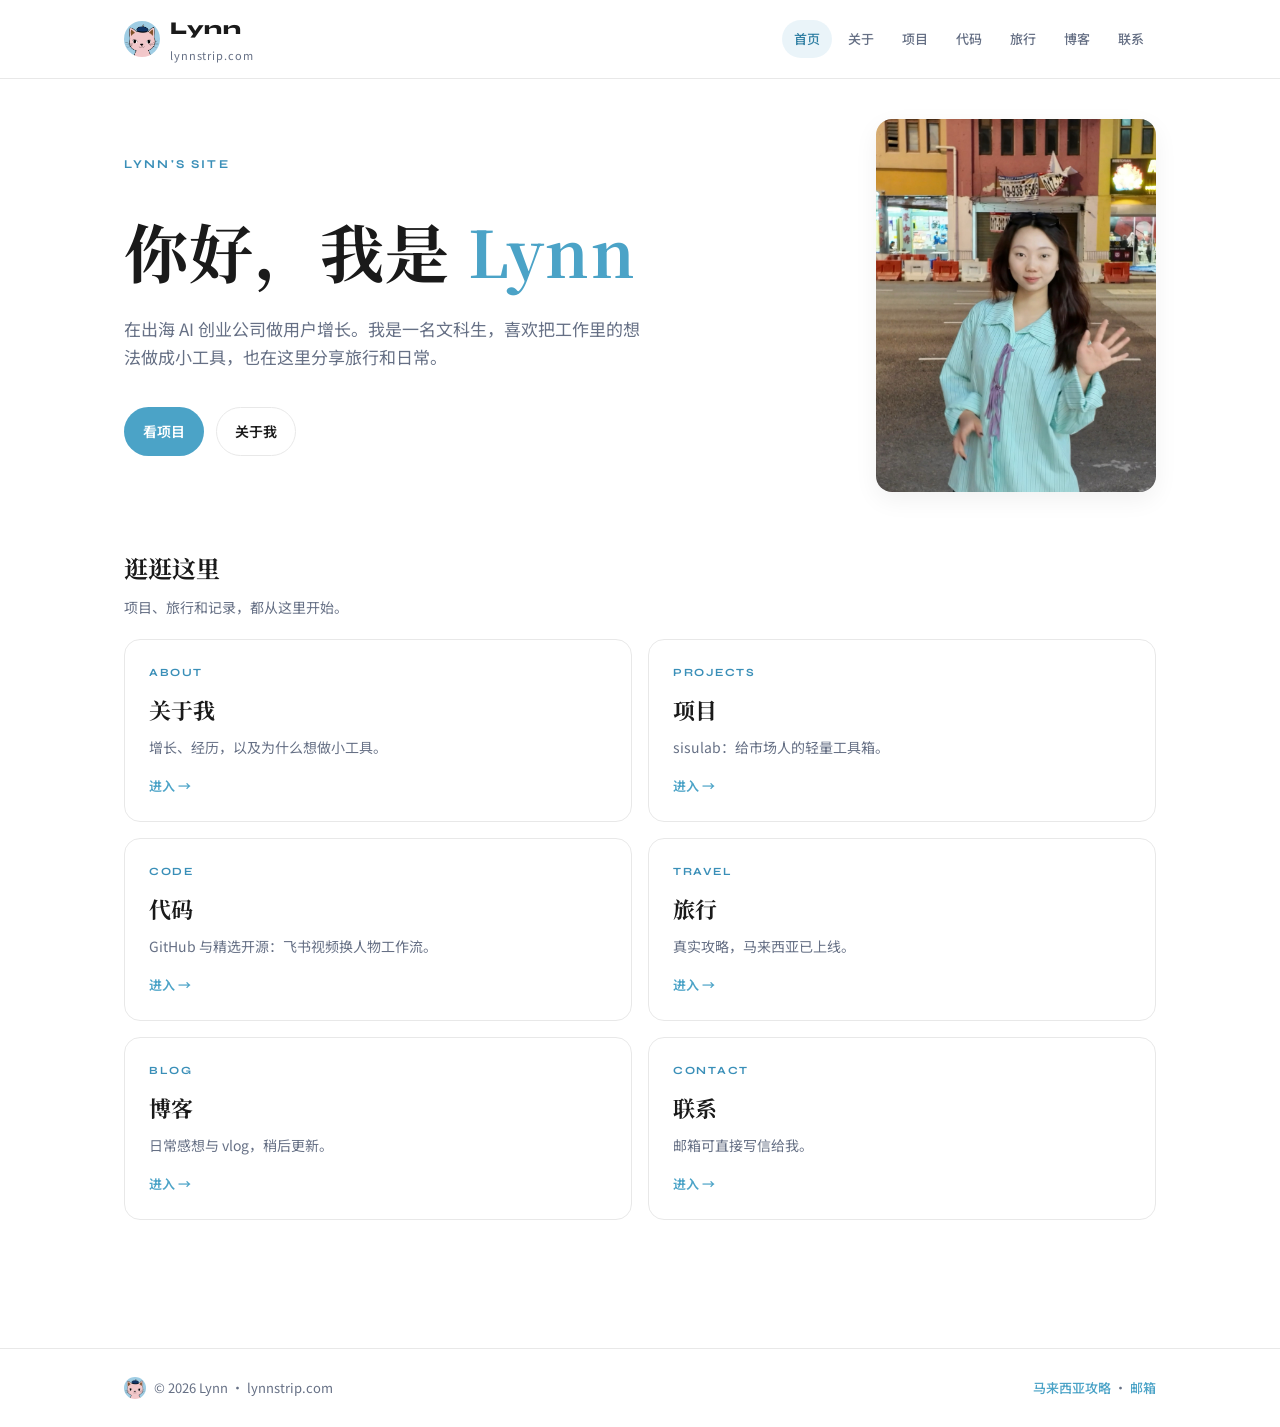
<file: index.html>
<!DOCTYPE html>
<html lang="zh-CN">
<head>
  <meta charset="UTF-8">
  <meta name="viewport" content="width=device-width, initial-scale=1.0">
  <title>Lynn | 个人主页</title>
  <meta name="description" content="Lynn 的个人主页：出海 AI 增长、小工具、旅行与记录。">
  <link rel="icon" href="/images/favicon.png" type="image/png">
  <link rel="preconnect" href="https://fonts.googleapis.com">
  <link rel="preconnect" href="https://fonts.gstatic.com" crossorigin>
  <link href="https://fonts.googleapis.com/css2?family=Noto+Sans+SC:wght@400;500;600;700&family=Noto+Serif+SC:wght@600;700&family=Syne:wght@600;700;800&display=swap" rel="stylesheet">
  <link rel="stylesheet" href="/assets/css/site.css">
</head>
<body>
  <div class="site-wrap">
    <header class="site-header">
      <div class="site-header__inner">
        <a class="brand" href="/">
          <img class="brand__logo" src="/images/ip-cat.png" alt="Lynn" width="36" height="36">
          <span class="brand__text">
            <span class="brand__mark">Lynn</span>
            <span class="brand__tag">lynnstrip.com</span>
          </span>
        </a>
        <button class="nav-toggle" type="button" data-nav-toggle aria-expanded="false" aria-controls="site-nav">菜单</button>
        <nav class="nav" id="site-nav" data-nav aria-label="主导航">
          <a class="nav__link is-active" href="/">首页</a>
          <a class="nav__link" href="/about/">关于</a>
          <a class="nav__link" href="/projects/">项目</a>
          <a class="nav__link" href="/code/">代码</a>
          <a class="nav__link" href="/travel/">旅行</a>
          <a class="nav__link" href="/blog/">博客</a>
          <a class="nav__link" href="/contact/">联系</a>
        </nav>
      </div>
    </header>

    <main class="site-main">
      <section class="hero-with-photo">
        <div class="hero">
          <p class="eyebrow">Lynn's Site</p>
          <h1 class="hero__title">你好，我是 <span>Lynn</span></h1>
          <p class="hero__text">在出海 AI 创业公司做用户增长。我是一名文科生，喜欢把工作里的想法做成小工具，也在这里分享旅行和日常。</p>
          <div class="hero__actions">
            <a class="btn btn--primary" href="/projects/">看项目</a>
            <a class="btn btn--ghost" href="/about/">关于我</a>
          </div>
        </div>
        <div class="hero-photo">
          <img src="/images/lynn-home.jpg" alt="Lynn" width="900" height="1200">
        </div>
      </section>

      <section aria-labelledby="portals-title">
        <h2 class="section-title" id="portals-title">逛逛这里</h2>
        <p class="section-desc">项目、旅行和记录，都从这里开始。</p>
        <div class="portal-grid">
          <a class="portal-card" href="/about/">
            <div class="portal-card__kicker">About</div>
            <h3 class="portal-card__title">关于我</h3>
            <p class="portal-card__text">增长、经历，以及为什么想做小工具。</p>
            <div class="portal-card__cta">进入 →</div>
          </a>
          <a class="portal-card" href="/projects/">
            <div class="portal-card__kicker">Projects</div>
            <h3 class="portal-card__title">项目</h3>
            <p class="portal-card__text">sisulab：给市场人的轻量工具箱。</p>
            <div class="portal-card__cta">进入 →</div>
          </a>
          <a class="portal-card" href="/code/">
            <div class="portal-card__kicker">Code</div>
            <h3 class="portal-card__title">代码</h3>
            <p class="portal-card__text">GitHub 与精选开源：飞书视频换人物工作流。</p>
            <div class="portal-card__cta">进入 →</div>
          </a>
          <a class="portal-card" href="/travel/">
            <div class="portal-card__kicker">Travel</div>
            <h3 class="portal-card__title">旅行</h3>
            <p class="portal-card__text">真实攻略，马来西亚已上线。</p>
            <div class="portal-card__cta">进入 →</div>
          </a>
          <a class="portal-card" href="/blog/">
            <div class="portal-card__kicker">Blog</div>
            <h3 class="portal-card__title">博客</h3>
            <p class="portal-card__text">日常感想与 vlog，稍后更新。</p>
            <div class="portal-card__cta">进入 →</div>
          </a>
          <a class="portal-card" href="/contact/">
            <div class="portal-card__kicker">Contact</div>
            <h3 class="portal-card__title">联系</h3>
            <p class="portal-card__text">邮箱可直接写信给我。</p>
            <div class="portal-card__cta">进入 →</div>
          </a>
        </div>
      </section>
    </main>

    <footer class="site-footer">
      <div class="site-footer__inner">
        <p class="site-footer__brand">
          <img src="/images/ip-cat.png" alt="" width="22" height="22">
          <span>© <span data-year></span> Lynn · lynnstrip.com</span>
        </p>
        <p><a href="/travel/malaysia/">马来西亚攻略</a> · <a href="mailto:liyingw708@gmail.com">邮箱</a></p>
      </div>
    </footer>
  </div>
  <script src="/assets/js/site.js"></script>
  <script>document.querySelectorAll("[data-year]").forEach(el => el.textContent = new Date().getFullYear());</script>
</body>
</html>
</file>
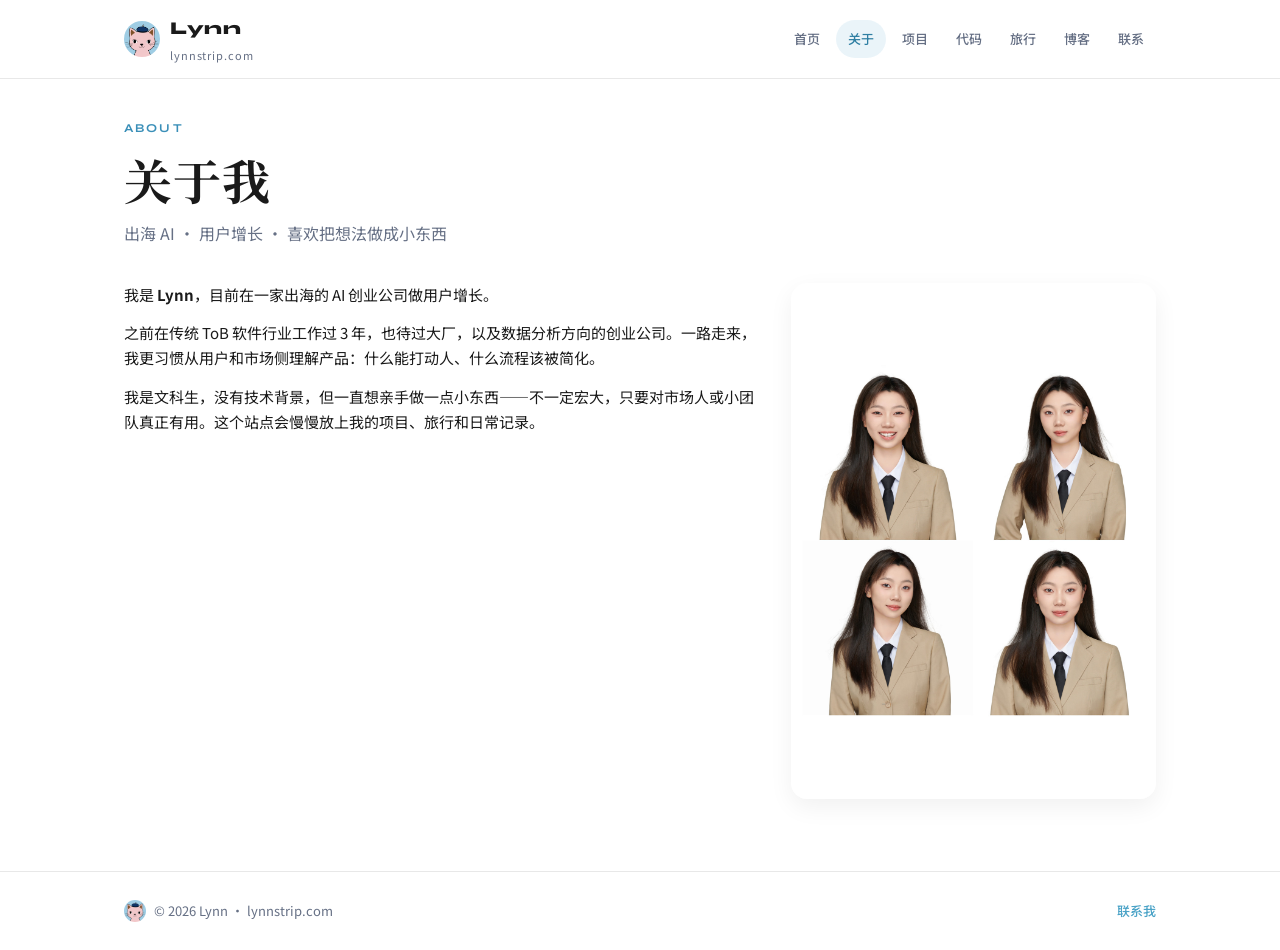
<file: about/index.html>
<!DOCTYPE html>
<html lang="zh-CN">
<head>
  <meta charset="UTF-8">
  <meta name="viewport" content="width=device-width, initial-scale=1.0">
  <title>关于我 | lynnstrip</title>
  <meta name="description" content="关于 Lynn：出海 AI 用户增长，文科生，喜欢做小工具。">
  <link rel="icon" href="/images/favicon.png" type="image/png">
  <link rel="preconnect" href="https://fonts.googleapis.com">
  <link rel="preconnect" href="https://fonts.gstatic.com" crossorigin>
  <link href="https://fonts.googleapis.com/css2?family=Noto+Sans+SC:wght@400;500;600;700&family=Noto+Serif+SC:wght@600;700&family=Syne:wght@600;700;800&display=swap" rel="stylesheet">
  <link rel="stylesheet" href="/assets/css/site.css">
</head>
<body>
  <div class="site-wrap">
    <header class="site-header">
      <div class="site-header__inner">
        <a class="brand" href="/">
          <img class="brand__logo" src="/images/ip-cat.png" alt="Lynn" width="36" height="36">
          <span class="brand__text">
            <span class="brand__mark">Lynn</span>
            <span class="brand__tag">lynnstrip.com</span>
          </span>
        </a>
        <button class="nav-toggle" type="button" data-nav-toggle aria-expanded="false" aria-controls="site-nav">菜单</button>
        <nav class="nav" id="site-nav" data-nav aria-label="主导航">
          <a class="nav__link" href="/">首页</a>
          <a class="nav__link is-active" href="/about/">关于</a>
          <a class="nav__link" href="/projects/">项目</a>
          <a class="nav__link" href="/code/">代码</a>
          <a class="nav__link" href="/travel/">旅行</a>
          <a class="nav__link" href="/blog/">博客</a>
          <a class="nav__link" href="/contact/">联系</a>
        </nav>
      </div>
    </header>

    <main class="site-main">
      <p class="eyebrow">About</p>
      <h1 class="page-title">关于我</h1>
      <p class="page-lead">出海 AI · 用户增长 · 喜欢把想法做成小东西</p>

      <div class="about-layout">
        <div class="prose">
          <p>我是 <strong>Lynn</strong>，目前在一家出海的 AI 创业公司做用户增长。</p>
          <p>之前在传统 ToB 软件行业工作过 3 年，也待过大厂，以及数据分析方向的创业公司。一路走来，我更习惯从用户和市场侧理解产品：什么能打动人、什么流程该被简化。</p>
          <p>我是文科生，没有技术背景，但一直想亲手做一点小东西——不一定宏大，只要对市场人或小团队真正有用。这个站点会慢慢放上我的项目、旅行和日常记录。</p>
        </div>
        <div class="about-photo">
          <img src="/images/lynn-portraits-grid.jpg" alt="Lynn" width="1200" height="1697" loading="lazy">
        </div>
      </div>
    </main>

    <footer class="site-footer">
      <div class="site-footer__inner">
        <p class="site-footer__brand">
          <img src="/images/ip-cat.png" alt="" width="22" height="22">
          <span>© <span data-year></span> Lynn · lynnstrip.com</span>
        </p>
        <p><a href="/contact/">联系我</a></p>
      </div>
    </footer>
  </div>
  <script src="/assets/js/site.js"></script>
  <script>document.querySelectorAll("[data-year]").forEach(el => el.textContent = new Date().getFullYear());</script>
</body>
</html>
</file>
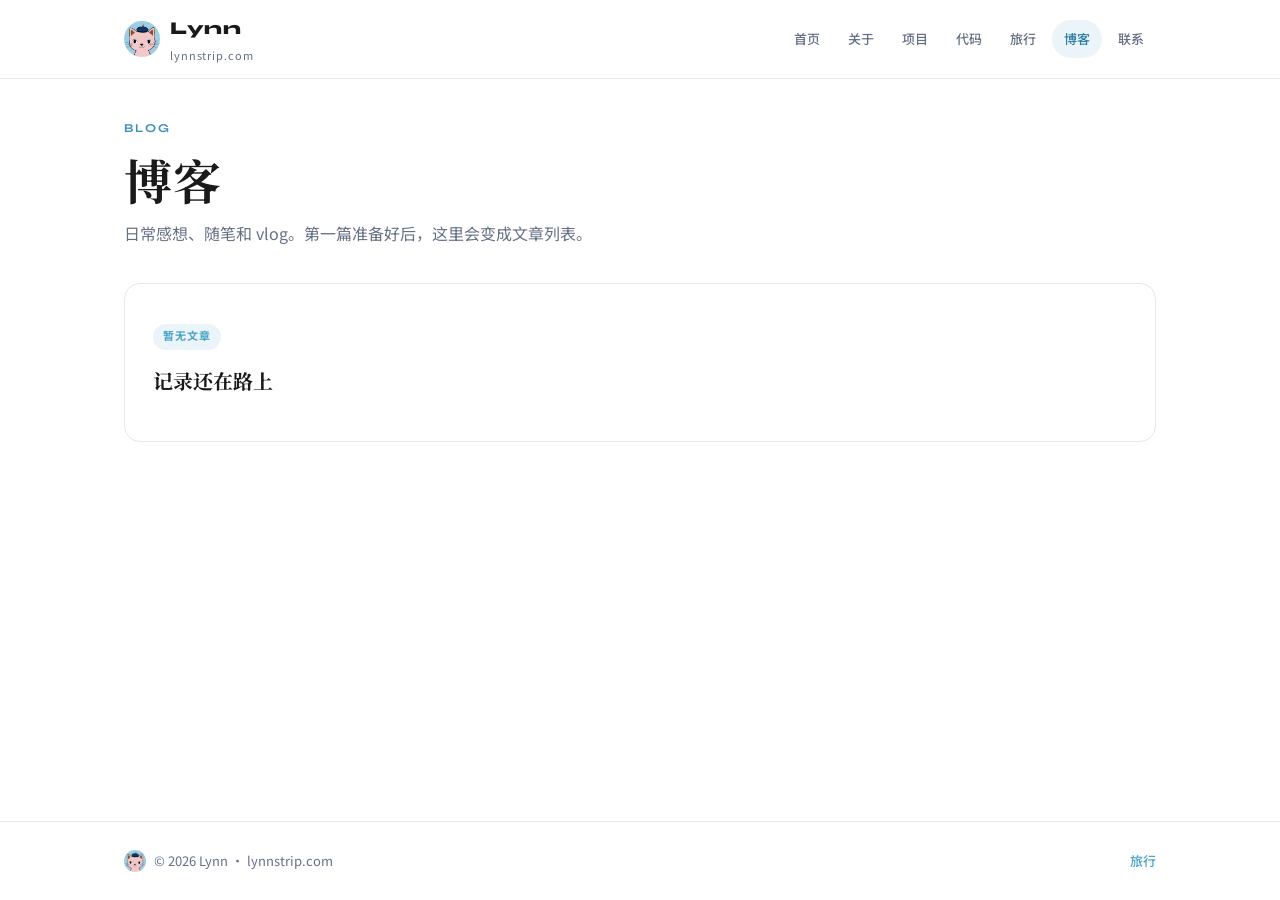
<file: blog/index.html>
<!DOCTYPE html>
<html lang="zh-CN">
<head>
  <meta charset="UTF-8">
  <meta name="viewport" content="width=device-width, initial-scale=1.0">
  <title>博客 | lynnstrip</title>
  <meta name="description" content="Lynn 的博客：日常感想、随笔与 vlog 记录。">
  <link rel="icon" href="/images/favicon.png" type="image/png">
  <link rel="preconnect" href="https://fonts.googleapis.com">
  <link rel="preconnect" href="https://fonts.gstatic.com" crossorigin>
  <link href="https://fonts.googleapis.com/css2?family=Noto+Sans+SC:wght@400;500;600;700&family=Noto+Serif+SC:wght@600;700&family=Syne:wght@600;700;800&display=swap" rel="stylesheet">
  <link rel="stylesheet" href="/assets/css/site.css">
</head>
<body>
  <div class="site-wrap">
    <header class="site-header">
      <div class="site-header__inner">
        <a class="brand" href="/">
          <img class="brand__logo" src="/images/ip-cat.png" alt="Lynn" width="36" height="36">
          <span class="brand__text">
            <span class="brand__mark">Lynn</span>
            <span class="brand__tag">lynnstrip.com</span>
          </span>
        </a>
        <button class="nav-toggle" type="button" data-nav-toggle aria-expanded="false" aria-controls="site-nav">菜单</button>
        <nav class="nav" id="site-nav" data-nav aria-label="主导航">
          <a class="nav__link" href="/">首页</a>
          <a class="nav__link" href="/about/">关于</a>
          <a class="nav__link" href="/projects/">项目</a>
          <a class="nav__link" href="/code/">代码</a>
          <a class="nav__link" href="/travel/">旅行</a>
          <a class="nav__link is-active" href="/blog/">博客</a>
          <a class="nav__link" href="/contact/">联系</a>
        </nav>
      </div>
    </header>

    <main class="site-main">
      <p class="eyebrow">Blog</p>
      <h1 class="page-title">博客</h1>
      <p class="page-lead">日常感想、随笔和 vlog。第一篇准备好后，这里会变成文章列表。</p>

      <div class="empty-state">
        <div class="status-pill">暂无文章</div>
        <h2 class="empty-state__title">记录还在路上</h2>
      </div>
    </main>

    <footer class="site-footer">
      <div class="site-footer__inner">
        <p class="site-footer__brand">
          <img src="/images/ip-cat.png" alt="" width="22" height="22">
          <span>© <span data-year></span> Lynn · lynnstrip.com</span>
        </p>
        <p><a href="/travel/">旅行</a></p>
      </div>
    </footer>
  </div>
  <script src="/assets/js/site.js"></script>
  <script>document.querySelectorAll("[data-year]").forEach(el => el.textContent = new Date().getFullYear());</script>
</body>
</html>
</file>
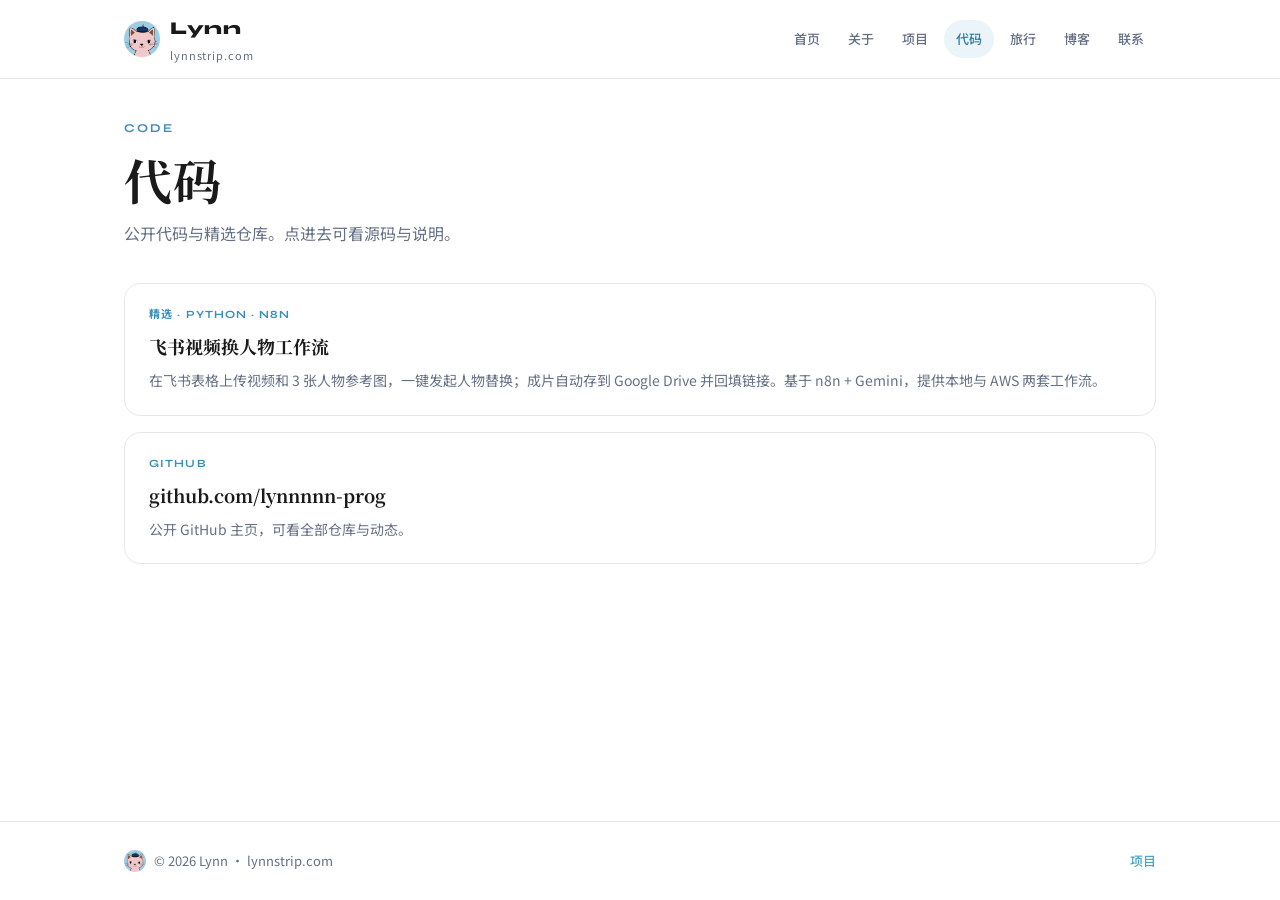
<file: code/index.html>
<!DOCTYPE html>
<html lang="zh-CN">
<head>
  <meta charset="UTF-8">
  <meta name="viewport" content="width=device-width, initial-scale=1.0">
  <title>代码 | Lynn</title>
  <meta name="description" content="Lynn 的 GitHub 与精选代码入口。">
  <link rel="icon" href="/images/favicon.png" type="image/png">
  <link rel="preconnect" href="https://fonts.googleapis.com">
  <link rel="preconnect" href="https://fonts.gstatic.com" crossorigin>
  <link href="https://fonts.googleapis.com/css2?family=Noto+Sans+SC:wght@400;500;600;700&family=Noto+Serif+SC:wght@600;700&family=Syne:wght@600;700;800&display=swap" rel="stylesheet">
  <link rel="stylesheet" href="/assets/css/site.css">
</head>
<body>
  <div class="site-wrap">
    <header class="site-header">
      <div class="site-header__inner">
        <a class="brand" href="/">
          <img class="brand__logo" src="/images/ip-cat.png" alt="Lynn" width="36" height="36">
          <span class="brand__text">
            <span class="brand__mark">Lynn</span>
            <span class="brand__tag">lynnstrip.com</span>
          </span>
        </a>
        <button class="nav-toggle" type="button" data-nav-toggle aria-expanded="false" aria-controls="site-nav">菜单</button>
        <nav class="nav" id="site-nav" data-nav aria-label="主导航">
          <a class="nav__link" href="/">首页</a>
          <a class="nav__link" href="/about/">关于</a>
          <a class="nav__link" href="/projects/">项目</a>
          <a class="nav__link is-active" href="/code/">代码</a>
          <a class="nav__link" href="/travel/">旅行</a>
          <a class="nav__link" href="/blog/">博客</a>
          <a class="nav__link" href="/contact/">联系</a>
        </nav>
      </div>
    </header>

    <main class="site-main">
      <p class="eyebrow">Code</p>
      <h1 class="page-title">代码</h1>
      <p class="page-lead">公开代码与精选仓库。点进去可看源码与说明。</p>

      <div class="stack">
        <a class="block" href="https://github.com/lynnnnn-prog/feishu-video-person-replace" target="_blank" rel="noopener noreferrer">
          <div class="block__meta">精选 · Python · n8n</div>
          <h2 class="block__title">飞书视频换人物工作流</h2>
          <p class="block__text">在飞书表格上传视频和 3 张人物参考图，一键发起人物替换；成片自动存到 Google Drive 并回填链接。基于 n8n + Gemini，提供本地与 AWS 两套工作流。</p>
        </a>
        <a class="block" href="https://github.com/lynnnnn-prog" target="_blank" rel="noopener noreferrer">
          <div class="block__meta">GitHub</div>
          <h2 class="block__title">github.com/lynnnnn-prog</h2>
          <p class="block__text">公开 GitHub 主页，可看全部仓库与动态。</p>
        </a>
      </div>
    </main>

    <footer class="site-footer">
      <div class="site-footer__inner">
        <p class="site-footer__brand">
          <img src="/images/ip-cat.png" alt="" width="22" height="22">
          <span>© <span data-year></span> Lynn · lynnstrip.com</span>
        </p>
        <p><a href="/projects/">项目</a></p>
      </div>
    </footer>
  </div>
  <script src="/assets/js/site.js"></script>
  <script>document.querySelectorAll("[data-year]").forEach(el => el.textContent = new Date().getFullYear());</script>
</body>
</html>
</file>
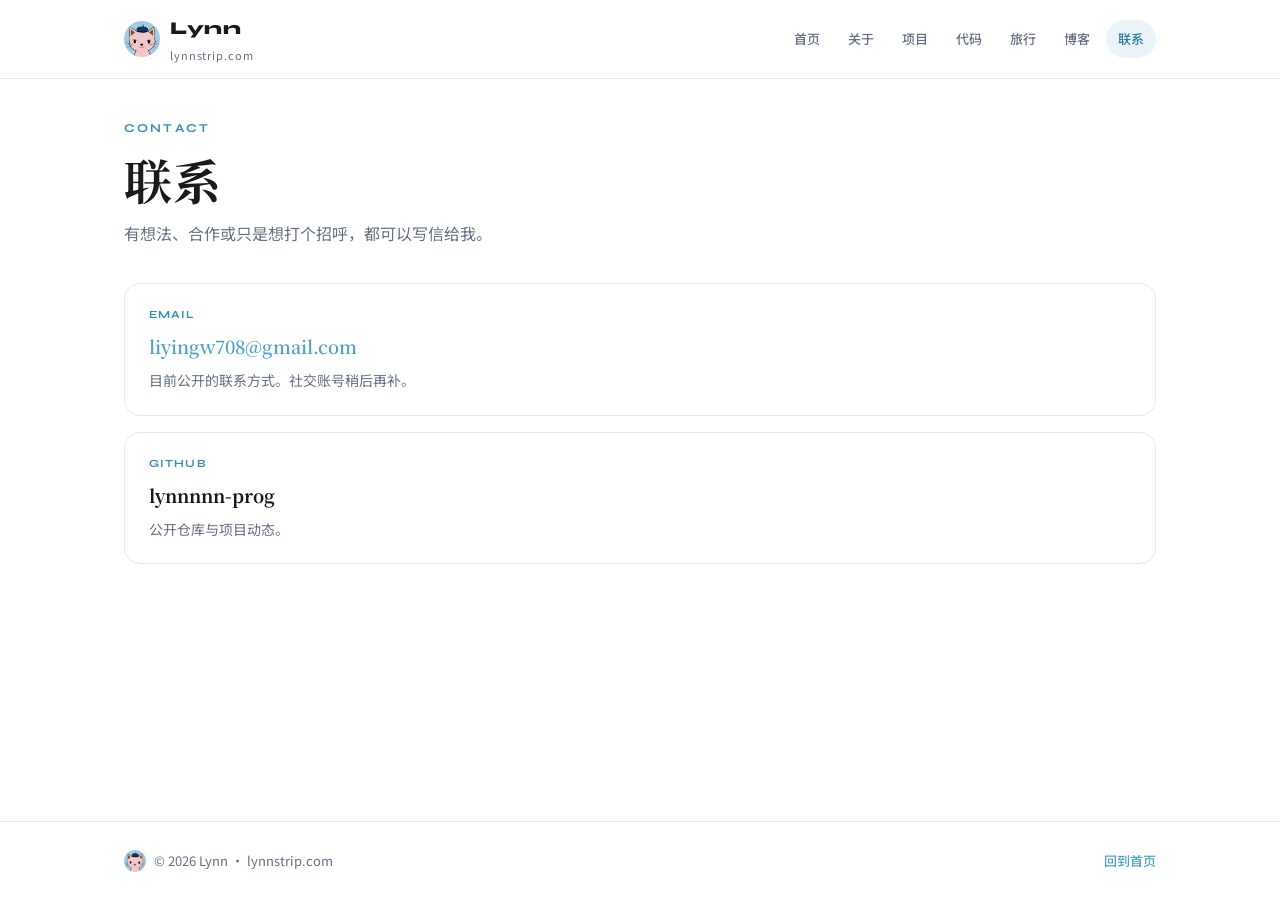
<file: contact/index.html>
<!DOCTYPE html>
<html lang="zh-CN">
<head>
  <meta charset="UTF-8">
  <meta name="viewport" content="width=device-width, initial-scale=1.0">
  <title>联系 | lynnstrip</title>
  <meta name="description" content="联系 Lynn：liyingw708@gmail.com">
  <link rel="icon" href="/images/favicon.png" type="image/png">
  <link rel="preconnect" href="https://fonts.googleapis.com">
  <link rel="preconnect" href="https://fonts.gstatic.com" crossorigin>
  <link href="https://fonts.googleapis.com/css2?family=Noto+Sans+SC:wght@400;500;600;700&family=Noto+Serif+SC:wght@600;700&family=Syne:wght@600;700;800&display=swap" rel="stylesheet">
  <link rel="stylesheet" href="/assets/css/site.css">
</head>
<body>
  <div class="site-wrap">
    <header class="site-header">
      <div class="site-header__inner">
        <a class="brand" href="/">
          <img class="brand__logo" src="/images/ip-cat.png" alt="Lynn" width="36" height="36">
          <span class="brand__text">
            <span class="brand__mark">Lynn</span>
            <span class="brand__tag">lynnstrip.com</span>
          </span>
        </a>
        <button class="nav-toggle" type="button" data-nav-toggle aria-expanded="false" aria-controls="site-nav">菜单</button>
        <nav class="nav" id="site-nav" data-nav aria-label="主导航">
          <a class="nav__link" href="/">首页</a>
          <a class="nav__link" href="/about/">关于</a>
          <a class="nav__link" href="/projects/">项目</a>
          <a class="nav__link" href="/code/">代码</a>
          <a class="nav__link" href="/travel/">旅行</a>
          <a class="nav__link" href="/blog/">博客</a>
          <a class="nav__link is-active" href="/contact/">联系</a>
        </nav>
      </div>
    </header>

    <main class="site-main">
      <p class="eyebrow">Contact</p>
      <h1 class="page-title">联系</h1>
      <p class="page-lead">有想法、合作或只是想打个招呼，都可以写信给我。</p>

      <div class="stack">
        <div class="block">
          <div class="block__meta">Email</div>
          <h2 class="block__title">
            <a class="contact-mail" href="mailto:liyingw708@gmail.com">liyingw708@gmail.com</a>
          </h2>
          <p class="block__text">目前公开的联系方式。社交账号稍后再补。</p>
        </div>
        <a class="block" href="https://github.com/lynnnnn-prog" target="_blank" rel="noopener noreferrer">
          <div class="block__meta">GitHub</div>
          <h2 class="block__title">lynnnnn-prog</h2>
          <p class="block__text">公开仓库与项目动态。</p>
        </a>
      </div>
    </main>

    <footer class="site-footer">
      <div class="site-footer__inner">
        <p class="site-footer__brand">
          <img src="/images/ip-cat.png" alt="" width="22" height="22">
          <span>© <span data-year></span> Lynn · lynnstrip.com</span>
        </p>
        <p><a href="/">回到首页</a></p>
      </div>
    </footer>
  </div>
  <script src="/assets/js/site.js"></script>
  <script>document.querySelectorAll("[data-year]").forEach(el => el.textContent = new Date().getFullYear());</script>
</body>
</html>
</file>
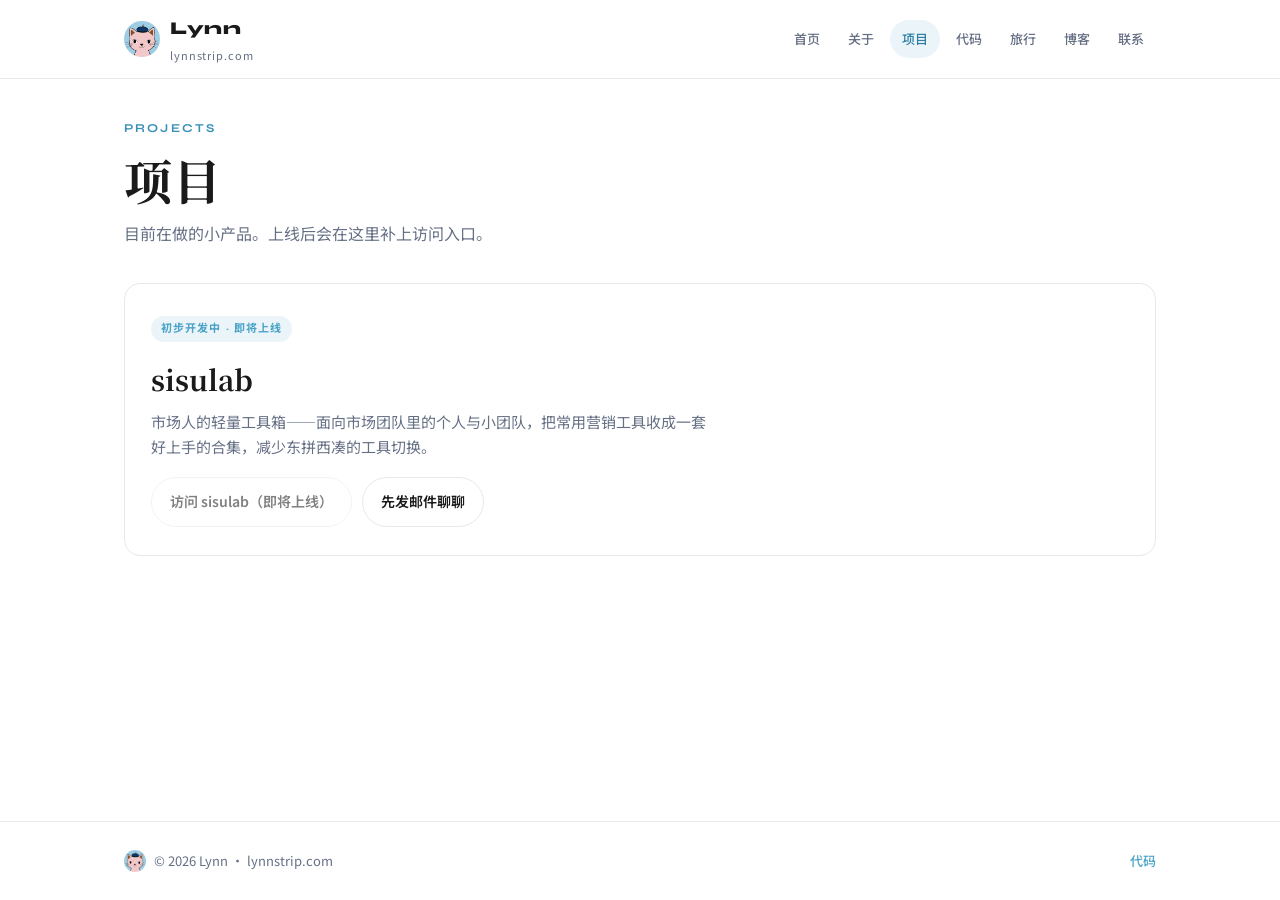
<file: projects/index.html>
<!DOCTYPE html>
<html lang="zh-CN">
<head>
  <meta charset="UTF-8">
  <meta name="viewport" content="width=device-width, initial-scale=1.0">
  <title>项目 | lynnstrip</title>
  <meta name="description" content="Lynn 的项目：sisulab — 市场人的轻量工具箱。">
  <link rel="icon" href="/images/favicon.png" type="image/png">
  <link rel="preconnect" href="https://fonts.googleapis.com">
  <link rel="preconnect" href="https://fonts.gstatic.com" crossorigin>
  <link href="https://fonts.googleapis.com/css2?family=Noto+Sans+SC:wght@400;500;600;700&family=Noto+Serif+SC:wght@600;700&family=Syne:wght@600;700;800&display=swap" rel="stylesheet">
  <link rel="stylesheet" href="/assets/css/site.css">
</head>
<body>
  <div class="site-wrap">
    <header class="site-header">
      <div class="site-header__inner">
        <a class="brand" href="/">
          <img class="brand__logo" src="/images/ip-cat.png" alt="Lynn" width="36" height="36">
          <span class="brand__text">
            <span class="brand__mark">Lynn</span>
            <span class="brand__tag">lynnstrip.com</span>
          </span>
        </a>
        <button class="nav-toggle" type="button" data-nav-toggle aria-expanded="false" aria-controls="site-nav">菜单</button>
        <nav class="nav" id="site-nav" data-nav aria-label="主导航">
          <a class="nav__link" href="/">首页</a>
          <a class="nav__link" href="/about/">关于</a>
          <a class="nav__link is-active" href="/projects/">项目</a>
          <a class="nav__link" href="/code/">代码</a>
          <a class="nav__link" href="/travel/">旅行</a>
          <a class="nav__link" href="/blog/">博客</a>
          <a class="nav__link" href="/contact/">联系</a>
        </nav>
      </div>
    </header>

    <main class="site-main">
      <p class="eyebrow">Projects</p>
      <h1 class="page-title">项目</h1>
      <p class="page-lead">目前在做的小产品。上线后会在这里补上访问入口。</p>

      <article class="project-card">
        <div class="status-pill">初步开发中 · 即将上线</div>
        <h2 class="project-card__title">sisulab</h2>
        <p class="project-card__desc">市场人的轻量工具箱——面向市场团队里的个人与小团队，把常用营销工具收成一套好上手的合集，减少东拼西凑的工具切换。</p>
        <!-- sisulab 正式链接预留：上线后把下方 disabled 按钮换成真正的 <a href="..."> -->
        <div class="project-card__actions">
          <span class="btn btn--ghost btn--disabled" aria-disabled="true" title="链接待上线后补充">访问 sisulab（即将上线）</span>
          <a class="btn btn--ghost" href="mailto:liyingw708@gmail.com?subject=关于%20sisulab">先发邮件聊聊</a>
        </div>
      </article>
    </main>

    <footer class="site-footer">
      <div class="site-footer__inner">
        <p class="site-footer__brand">
          <img src="/images/ip-cat.png" alt="" width="22" height="22">
          <span>© <span data-year></span> Lynn · lynnstrip.com</span>
        </p>
        <p><a href="/code/">代码</a></p>
      </div>
    </footer>
  </div>
  <script src="/assets/js/site.js"></script>
  <script>document.querySelectorAll("[data-year]").forEach(el => el.textContent = new Date().getFullYear());</script>
</body>
</html>
</file>
<file: assets/css/site.css>
/* Lynn — personal site shared styles */
*,
*::before,
*::after {
  margin: 0;
  padding: 0;
  box-sizing: border-box;
}

:root {
  --bg: #ffffff;
  --bg-soft: #f7f7f7;
  --surface: #ffffff;
  --ink: #1a1a1a;
  --muted: #667085;
  --line: #e8e8e8;
  --sea: #4ba3c7;
  --sea-deep: #2f7fa3;
  --coral: #3a8fb8;
  --sky: #9fcde4;
  --sky-soft: rgba(159, 205, 228, 0.22);
  --gold: #c9a227;
  --shadow: 0 8px 24px rgba(0, 0, 0, 0.06);
  --radius: 16px;
  --max: 1080px;
  --ease: cubic-bezier(0.22, 1, 0.36, 1);
  --font-sans: "Noto Sans SC", sans-serif;
  --font-serif: "Noto Serif SC", serif;
  --font-display: "Syne", "Noto Sans SC", sans-serif;
}

html {
  scroll-behavior: smooth;
}

body {
  font-family: var(--font-sans);
  background: #ffffff;
  color: var(--ink);
  line-height: 1.65;
  min-height: 100vh;
}

img {
  max-width: 100%;
  display: block;
}

a {
  color: inherit;
  text-decoration: none;
}

button {
  font: inherit;
}

.site-wrap {
  min-height: 100vh;
  display: flex;
  flex-direction: column;
}

/* Header */
.site-header {
  position: sticky;
  top: 0;
  z-index: 100;
  background: rgba(255, 255, 255, 0.92);
  backdrop-filter: blur(12px);
  border-bottom: 1px solid var(--line);
}

.site-header__inner {
  max-width: var(--max);
  margin: 0 auto;
  padding: 14px 24px;
  display: flex;
  align-items: center;
  justify-content: space-between;
  gap: 20px;
}

.brand {
  display: flex;
  flex-direction: row;
  align-items: center;
  gap: 10px;
  flex-shrink: 0;
}

.brand__logo {
  width: 36px;
  height: 36px;
  border-radius: 50%;
  object-fit: cover;
  background: #eef6fa;
}

.brand__text {
  display: flex;
  flex-direction: column;
  gap: 2px;
}

.brand__mark {
  font-family: var(--font-display);
  font-weight: 800;
  font-size: 18px;
  letter-spacing: 0.04em;
  color: var(--ink);
}

.brand__tag {
  font-size: 11px;
  color: var(--muted);
  letter-spacing: 0.08em;
}

.ip-badge {
  display: none;
}

.project-card {
  background: var(--surface);
  border: 1px solid var(--line);
  border-radius: var(--radius);
  padding: 28px 26px;
  transition: transform 0.25s var(--ease), box-shadow 0.25s var(--ease), border-color 0.25s var(--ease);
}

.project-card:hover {
  transform: translateY(-2px);
  box-shadow: var(--shadow);
  border-color: var(--sea);
}

.project-card__title {
  font-family: var(--font-serif);
  font-size: 28px;
  font-weight: 700;
  margin-bottom: 8px;
}

.project-card__desc {
  font-size: 15px;
  color: var(--muted);
  max-width: 560px;
  margin-bottom: 16px;
}

.contact-mail {
  color: var(--sea);
  font-weight: 600;
  word-break: break-all;
}

.contact-mail:hover {
  color: var(--coral);
}

.nav {
  display: flex;
  align-items: center;
  gap: 4px;
  flex-wrap: wrap;
  justify-content: flex-end;
}

.nav__link {
  font-size: 13px;
  font-weight: 500;
  color: var(--muted);
  padding: 8px 12px;
  border-radius: 999px;
  transition: color 0.2s var(--ease), background 0.2s var(--ease);
}

.nav__link:hover,
.nav__link.is-active {
  color: var(--sea-deep);
  background: var(--sky-soft);
}

.nav-toggle {
  display: none;
  border: 1px solid var(--line);
  background: var(--surface);
  color: var(--ink);
  border-radius: 10px;
  padding: 8px 12px;
  cursor: pointer;
  font-family: var(--font-display);
  font-size: 12px;
  font-weight: 700;
  letter-spacing: 0.06em;
}

/* Main */
.site-main {
  flex: 1;
  width: 100%;
  max-width: var(--max);
  margin: 0 auto;
  padding: 40px 24px 72px;
}

/* Footer */
.site-footer {
  border-top: 1px solid var(--line);
  background: #ffffff;
}

.site-footer__inner {
  max-width: var(--max);
  margin: 0 auto;
  padding: 28px 24px;
  display: flex;
  flex-wrap: wrap;
  gap: 12px 24px;
  justify-content: space-between;
  align-items: center;
  color: var(--muted);
  font-size: 13px;
}

.site-footer__brand {
  display: inline-flex;
  align-items: center;
  gap: 8px;
}

.site-footer__brand img {
  width: 22px;
  height: 22px;
  border-radius: 50%;
  object-fit: cover;
}

.site-footer a {
  color: var(--sea);
  font-weight: 500;
}

.site-footer a:hover {
  color: var(--coral);
}

/* Typography helpers */
.eyebrow {
  font-family: var(--font-display);
  font-size: 12px;
  font-weight: 700;
  letter-spacing: 0.18em;
  text-transform: uppercase;
  color: var(--coral);
  margin-bottom: 12px;
}

.page-title {
  font-family: var(--font-serif);
  font-size: clamp(32px, 5vw, 48px);
  font-weight: 700;
  line-height: 1.2;
  letter-spacing: 0.02em;
  margin-bottom: 12px;
}

.page-lead {
  font-size: 16px;
  color: var(--muted);
  max-width: 560px;
  margin-bottom: 36px;
}

.section-title {
  font-family: var(--font-serif);
  font-size: 24px;
  font-weight: 700;
  margin-bottom: 8px;
}

.section-desc {
  color: var(--muted);
  font-size: 14px;
  margin-bottom: 20px;
}

/* Hero (home) */
.hero {
  display: grid;
  gap: 28px;
  margin-bottom: 56px;
  animation: fadeUp 0.6s var(--ease) both;
}

/* hero without mandatory photo */
.hero-solo {
  max-width: 640px;
  margin-bottom: 56px;
  animation: fadeUp 0.6s var(--ease) both;
}

.hero-with-photo {
  display: grid;
  grid-template-columns: minmax(0, 1fr) auto;
  gap: 40px;
  align-items: center;
  margin-bottom: 56px;
}

.hero-with-photo .hero {
  margin-bottom: 0;
}

.hero__title {
  font-family: var(--font-serif);
  font-size: clamp(40px, 7vw, 64px);
  font-weight: 700;
  line-height: 1.12;
  letter-spacing: 0.02em;
}

.hero__title span {
  color: var(--sea);
}

.hero__text {
  font-size: 17px;
  color: var(--muted);
  max-width: 520px;
}

.hero__actions {
  display: flex;
  flex-wrap: wrap;
  gap: 12px;
  margin-top: 8px;
}

.btn {
  display: inline-flex;
  align-items: center;
  justify-content: center;
  gap: 8px;
  padding: 12px 18px;
  border-radius: 999px;
  font-size: 14px;
  font-weight: 600;
  border: 1px solid transparent;
  transition: transform 0.2s var(--ease), background 0.2s var(--ease), color 0.2s var(--ease), border-color 0.2s var(--ease);
  cursor: pointer;
}

.btn:hover {
  transform: translateY(-1px);
}

.btn--primary {
  background: var(--sea);
  color: #fff;
}

.btn--primary:hover {
  background: var(--sea-deep);
}

.btn--ghost {
  background: transparent;
  border-color: var(--line);
  color: var(--ink);
}

.btn--ghost:hover {
  border-color: var(--sea);
  color: var(--sea-deep);
}

.btn--disabled,
.btn[aria-disabled="true"] {
  opacity: 0.55;
  cursor: not-allowed;
  pointer-events: none;
  transform: none;
}

.project-card__actions {
  display: flex;
  flex-wrap: wrap;
  gap: 10px;
  margin-top: 18px;
}

/* Portal grid */
.portal-grid {
  display: grid;
  grid-template-columns: repeat(2, 1fr);
  gap: 16px;
  margin-bottom: 56px;
}

.portal-card {
  display: block;
  background: var(--surface);
  border: 1px solid var(--line);
  border-radius: var(--radius);
  padding: 24px;
  transition: transform 0.25s var(--ease), box-shadow 0.25s var(--ease), border-color 0.25s var(--ease);
  animation: fadeUp 0.55s var(--ease) both;
}

.portal-card:nth-child(1) { animation-delay: 0.05s; }
.portal-card:nth-child(2) { animation-delay: 0.1s; }
.portal-card:nth-child(3) { animation-delay: 0.15s; }
.portal-card:nth-child(4) { animation-delay: 0.2s; }
.portal-card:nth-child(5) { animation-delay: 0.25s; }
.portal-card:nth-child(6) { animation-delay: 0.3s; }

.portal-card:hover {
  transform: translateY(-3px);
  box-shadow: var(--shadow);
  border-color: var(--sea);
}

.portal-card__kicker {
  font-family: var(--font-display);
  font-size: 11px;
  font-weight: 700;
  letter-spacing: 0.14em;
  text-transform: uppercase;
  color: var(--coral);
  margin-bottom: 10px;
}

.portal-card__title {
  font-family: var(--font-serif);
  font-size: 22px;
  font-weight: 700;
  margin-bottom: 8px;
}

.portal-card__text {
  font-size: 14px;
  color: var(--muted);
}

.portal-card__cta {
  margin-top: 16px;
  font-size: 13px;
  font-weight: 600;
  color: var(--sea);
}

/* Content blocks */
.stack {
  display: grid;
  gap: 16px;
}

.block {
  background: var(--surface);
  border: 1px solid var(--line);
  border-radius: var(--radius);
  padding: 22px 24px;
}

.block__title {
  font-family: var(--font-serif);
  font-size: 18px;
  font-weight: 700;
  margin-bottom: 8px;
}

.block__meta {
  font-family: var(--font-display);
  font-size: 11px;
  font-weight: 700;
  letter-spacing: 0.1em;
  text-transform: uppercase;
  color: var(--coral);
  margin-bottom: 8px;
}

.block__text {
  font-size: 14px;
  color: var(--muted);
}

.placeholder {
  border: 1px dashed var(--line);
  background: rgba(255, 255, 255, 0.55);
  color: var(--muted);
  border-radius: var(--radius);
  padding: 28px 24px;
  font-size: 14px;
}

.placeholder strong {
  color: var(--ink);
}

.empty-state {
  background: var(--surface);
  border: 1px solid var(--line);
  border-radius: var(--radius);
  padding: 36px 28px;
  text-align: left;
}

.empty-state__title {
  font-family: var(--font-serif);
  font-size: 20px;
  font-weight: 700;
  margin-bottom: 8px;
}

.empty-state__text {
  font-size: 14px;
  color: var(--muted);
  max-width: 520px;
}

.status-pill {
  display: inline-block;
  font-family: var(--font-display);
  font-size: 11px;
  font-weight: 700;
  letter-spacing: 0.1em;
  text-transform: uppercase;
  color: var(--sea);
  background: var(--sky-soft);
  padding: 4px 10px;
  border-radius: 999px;
  margin-bottom: 14px;
}

.photo-grid {
  display: grid;
  grid-template-columns: repeat(3, 1fr);
  gap: 12px;
}

.photo-grid figure {
  border-radius: 12px;
  overflow: hidden;
  background: var(--line);
  aspect-ratio: 4 / 5;
}

.photo-grid img {
  width: 100%;
  height: 100%;
  object-fit: cover;
}

.photo-row {
  display: grid;
  grid-template-columns: 1.2fr 1fr;
  gap: 14px;
  margin: 28px 0 8px;
}

.photo-row figure {
  margin: 0;
  border-radius: 14px;
  overflow: hidden;
  background: var(--line);
  aspect-ratio: 4 / 5;
}

.photo-row figure:first-child {
  aspect-ratio: 5 / 4;
}

.photo-row img {
  width: 100%;
  height: 100%;
  object-fit: cover;
}

.photo-row figcaption {
  margin-top: 8px;
  font-size: 12px;
  color: var(--muted);
}

.about-layout {
  display: grid;
  grid-template-columns: 1.4fr 0.8fr;
  gap: 28px;
  align-items: start;
}

.about-photo {
  border-radius: 16px;
  overflow: hidden;
  background: #fff;
  box-shadow: var(--shadow);
}

.about-photo img {
  width: 100%;
  height: auto;
  display: block;
}

.travel-cover {
  display: grid;
  grid-template-columns: 120px 1fr;
  gap: 16px;
  align-items: center;
  background: var(--surface);
  border: 1px solid var(--line);
  border-radius: var(--radius);
  padding: 14px;
  transition: transform 0.25s var(--ease), box-shadow 0.25s var(--ease), border-color 0.25s var(--ease);
}

.travel-cover:hover {
  transform: translateY(-2px);
  box-shadow: var(--shadow);
  border-color: var(--sea);
}

.travel-cover__thumb {
  width: 120px;
  height: 120px;
  border-radius: 12px;
  overflow: hidden;
  background: var(--line);
  flex-shrink: 0;
}

.travel-cover__thumb img {
  width: 100%;
  height: 100%;
  object-fit: cover;
}

.travel-cover__title {
  font-family: var(--font-serif);
  font-size: 18px;
  font-weight: 700;
  margin-bottom: 6px;
}

.travel-cover__meta {
  font-size: 13px;
  color: var(--muted);
}

.hero-photo {
  width: 280px;
  max-width: 36vw;
  border-radius: 16px;
  overflow: hidden;
  aspect-ratio: 3 / 4;
  background: #f3f3f3;
  box-shadow: var(--shadow);
  animation: fadeUp 0.7s var(--ease) 0.1s both;
  justify-self: end;
}

.hero-photo img {
  width: 100%;
  height: 100%;
  object-fit: cover;
  object-position: center top;
}

.list-link {
  display: flex;
  justify-content: space-between;
  gap: 16px;
  align-items: baseline;
  padding: 18px 0;
  border-bottom: 1px solid var(--line);
  transition: color 0.2s var(--ease);
}

.list-link:first-child {
  border-top: 1px solid var(--line);
}

.list-link:hover {
  color: var(--sea);
}

.list-link__title {
  font-family: var(--font-serif);
  font-size: 18px;
  font-weight: 600;
}

.list-link__meta {
  font-size: 13px;
  color: var(--muted);
  white-space: nowrap;
}

.prose {
  max-width: 640px;
  font-size: 15px;
  color: var(--ink);
}

.prose p + p {
  margin-top: 14px;
}

.prose .muted {
  color: var(--muted);
}

@keyframes fadeUp {
  from {
    opacity: 0;
    transform: translateY(12px);
  }
  to {
    opacity: 1;
    transform: translateY(0);
  }
}

@media (prefers-reduced-motion: reduce) {
  *,
  *::before,
  *::after {
    animation-duration: 0.01ms !important;
    transition-duration: 0.01ms !important;
  }
}

@media (max-width: 800px) {
  .portal-grid,
  .photo-grid,
  .photo-row,
  .about-layout,
  .hero-with-photo {
    grid-template-columns: 1fr;
  }

  .hero-photo {
    width: min(240px, 70%);
    max-width: none;
    justify-self: start;
  }

  .travel-cover {
    grid-template-columns: 96px 1fr;
  }

  .travel-cover__thumb {
    width: 96px;
    height: 96px;
  }

  .nav-toggle {
    display: inline-flex;
  }

  .nav {
    display: none;
    position: absolute;
    top: 100%;
    left: 0;
    right: 0;
    flex-direction: column;
    align-items: stretch;
    background: #ffffff;
    border-bottom: 1px solid var(--line);
    padding: 12px;
    gap: 4px;
  }

  .nav.is-open {
    display: flex;
  }

  .site-header {
    position: sticky;
  }

  .site-header__inner {
    position: relative;
    flex-wrap: wrap;
  }
}
</file>
